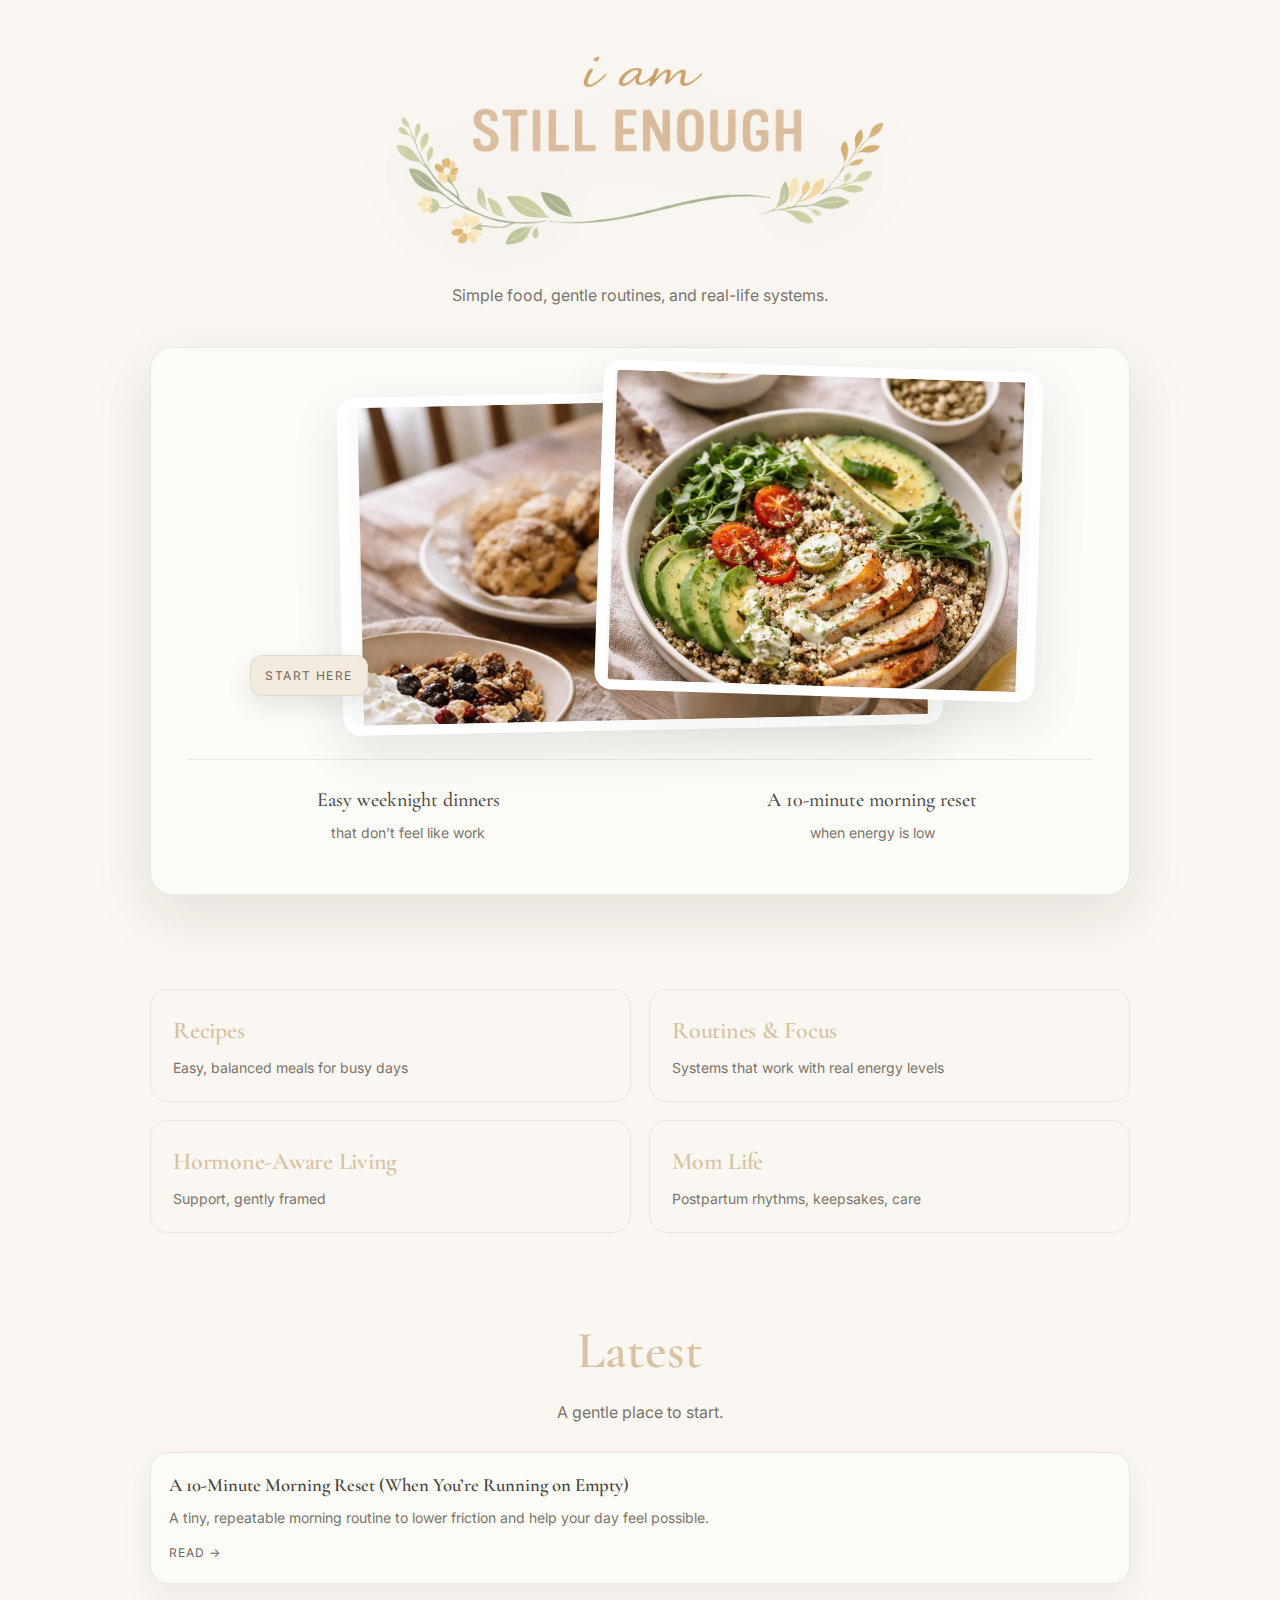
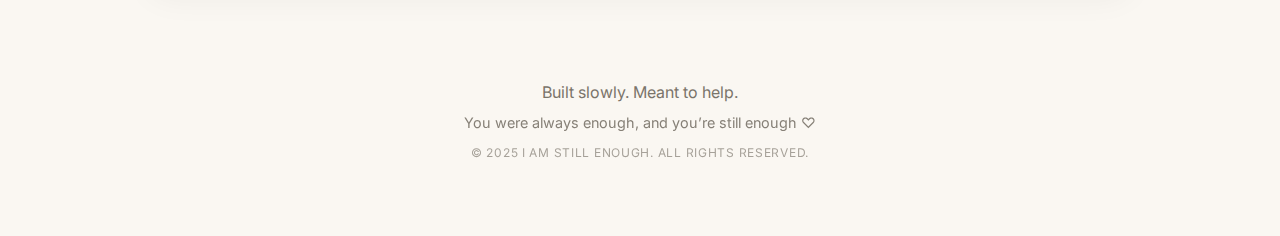
<file: index.html>
<!doctype html>
<html lang="en">
<head>
  <meta charset="utf-8" />
  <meta name="viewport" content="width=device-width,initial-scale=1" />

  <title>I am still enough</title>
  <meta name="description" content="Simple food, gentle routines, and real-life systems." />

  <!-- Canonical (GitHub Pages for now) -->
  <link rel="canonical" href="https://mpowerncd.github.io/iamstillenough/" />

  <!-- Social previews -->
  <meta property="og:site_name" content="I am still enough" />
  <meta property="og:title" content="I am still enough" />
  <meta property="og:description" content="Simple food, gentle routines, and real-life systems." />
  <meta property="og:type" content="website" />
  <meta property="og:url" content="https://mpowerncd.github.io/iamstillenough/" />
  <meta property="og:image" content="https://mpowerncd.github.io/iamstillenough/assets/images/feature-a.jpg" />

  <meta name="twitter:card" content="summary_large_image" />
  <meta name="twitter:title" content="I am still enough" />
  <meta name="twitter:description" content="Simple food, gentle routines, and real-life systems." />
  <meta name="twitter:image" content="https://mpowerncd.github.io/iamstillenough/assets/images/feature-a.jpg" />

  <link rel="stylesheet" href="styles.css" />

  <link rel="preconnect" href="https://fonts.googleapis.com">
  <link rel="preconnect" href="https://fonts.gstatic.com" crossorigin>
  <link href="https://fonts.googleapis.com/css2?family=Cormorant+Garamond:wght@500;600&family=Inter:wght@300;400;500&display=swap" rel="stylesheet">
</head>

<body>
  <a class="skip-link" href="#main">Skip to content</a>

  <header class="site-header">
    <div class="container">
      <a class="brand" href="index.html" aria-label="Home">
        <img
          src="assets/images/logo.png"
          alt="i am still enough"
          class="brand-logo"
          width="900"
          height="260"
          loading="eager"
          decoding="async"
        />
      </a>

      <p class="tagline">Simple food, gentle routines, and real-life systems.</p>
    </div>
  </header>

  <main id="main">
    <section class="feature" aria-label="Featured content">
      <div class="container">
        <div class="feature-frame">
          <div class="collage" aria-label="Featured content collage">
            <a class="card card-a" href="#start-here-section">
              <img
                src="assets/images/feature-a.jpg"
                alt="Cozy table scene"
                loading="lazy"
                decoding="async"
              />
            </a>

            <a class="card card-b" href="#start-here-section">
              <img
                src="assets/images/feature-b.jpg"
                alt="Simple nourishing meal"
                loading="lazy"
                decoding="async"
              />
            </a>

            <a class="start-here" href="#start-here-section">
              <span>START HERE</span>
            </a>
          </div>

          <div class="feature-captions">
            <a class="caption" href="recipes/index.html">
              Easy weeknight dinners<br><span>that don’t feel like work</span>
            </a>
            <a class="caption" href="routines/index.html">
              A 10-minute morning reset<br><span>when energy is low</span>
            </a>
          </div>
        </div>
      </div>
    </section>

    <section class="paths" id="start-here-section" aria-label="Browse categories">
      <div class="container">
        <div class="paths-grid">
          <a class="path" href="recipes/index.html">
            <h2>Recipes</h2>
            <p>Easy, balanced meals for busy days</p>
          </a>

          <a class="path" href="routines/index.html">
            <h2>Routines &amp; Focus</h2>
            <p>Systems that work with real energy levels</p>
          </a>

          <a class="path" href="hormone-aware/index.html">
            <h2>Hormone-Aware Living</h2>
            <p>Support, gently framed</p>
          </a>

          <a class="path" href="mom-life/index.html">
            <h2>Mom Life</h2>
            <p>Postpartum rhythms, keepsakes, care</p>
          </a>
        </div>
      </div>
    </section>

    <section class="section">
      <div class="container">
        <header class="section-header">
          <h2 class="section-title">Latest</h2>
          <p class="section-intro">A gentle place to start.</p>
        </header>

        <div id="latest-post" class="post-list"></div>
      </div>
    </section>
  </main>

  <footer class="site-footer">
    <div class="container">
      <p>
        Built slowly. Meant to help.<br>
        <span class="footer-soft">You were always enough, and you’re still enough ♡</span><br>
        <span class="footer-legal">© 2025 I Am Still Enough. All rights reserved.</span>
      </p>
    </div>
  </footer>

  <script src="assets/posts.js"></script>

  <script>
    const latestContainer = document.getElementById("latest-post");

    if (latestContainer && window.POSTS && window.POSTS.length) {
      const latest = [...window.POSTS]
        .sort((a, b) => (b.date || "").localeCompare(a.date || ""))[0];

      const card = document.createElement("a");
      card.className = "post-card";
      card.href = latest.url;

      card.innerHTML = `
        <h3>${latest.title}</h3>
        <p>${latest.description}</p>
        <span class="post-meta">Read →</span>
      `;

      latestContainer.appendChild(card);
    }
  </script>
</body>
</html>
</file>
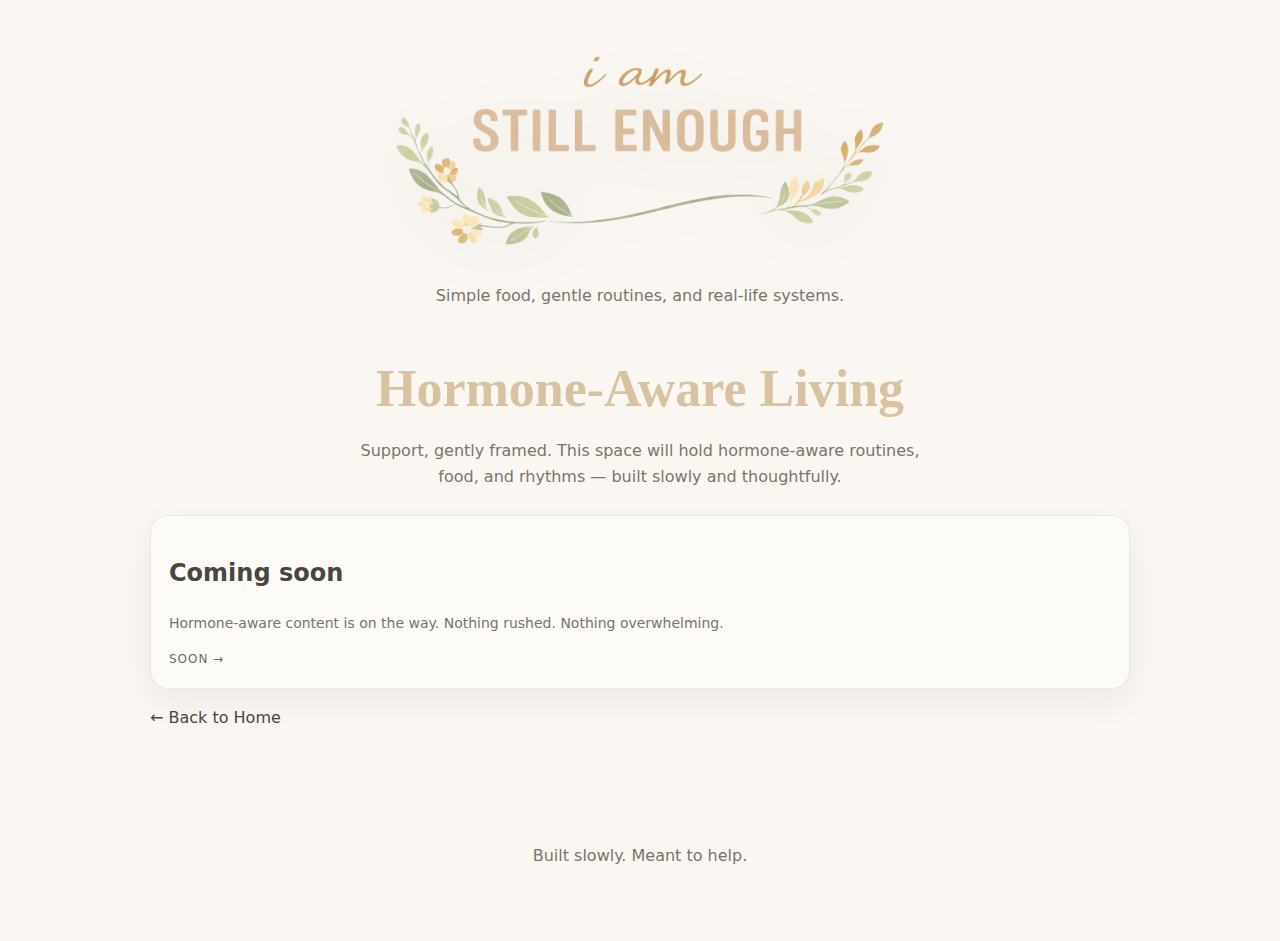
<file: hormone-aware/index.html>
<!doctype html>
<html lang="en">
<head>
  <meta charset="utf-8" />
  <meta name="viewport" content="width=device-width,initial-scale=1" />
  <title>Hormone-Aware Living | i am still enough</title>
  <meta name="description" content="Gentle, hormone-aware support framed with care and realism." />
  <link rel="stylesheet" href="../styles.css" />
</head>

<body>
  <header class="site-header">
    <div class="container">
      <a id="logo-home" href="../index.html" class="brand" aria-label="Home">
        <img src="../assets/images/logo.png" alt="i am still enough" class="brand-logo" />
      </a>
      <p class="tagline">Simple food, gentle routines, and real-life systems.</p>
    </div>
  </header>

  <main id="main">
    <section class="section">
      <div class="container">
        <header class="section-header">
          <h1 class="section-title">Hormone-Aware Living</h1>
          <p class="section-intro">
            Support, gently framed. This space will hold hormone-aware routines, food,
            and rhythms — built slowly and thoughtfully.
          </p>
        </header>

        <div class="post-list">
          <div class="post-card" style="pointer-events:none;">
            <h2>Coming soon</h2>
            <p>Hormone-aware content is on the way. Nothing rushed. Nothing overwhelming.</p>
            <span class="post-meta">Soon →</span>
          </div>
        </div>

        <p class="section-back">
          <a id="home-link" href="../index.html">← Back to Home</a>
        </p>
      </div>
    </section>
  </main>

  <footer class="site-footer">
    <div class="container">
      <p>Built slowly. Meant to help.</p>
    </div>
  </footer>

  <script src="../assets/config.js"></script>
  <script>
    const homeHref = "../" + (window.SITE && window.SITE.HOME ? window.SITE.HOME : "index.html");

    const homeLink = document.getElementById("home-link");
    if (homeLink) homeLink.href = homeHref;

    const logoHome = document.getElementById("logo-home");
    if (logoHome) logoHome.href = homeHref;
  </script>
</body>
</html>
</file>
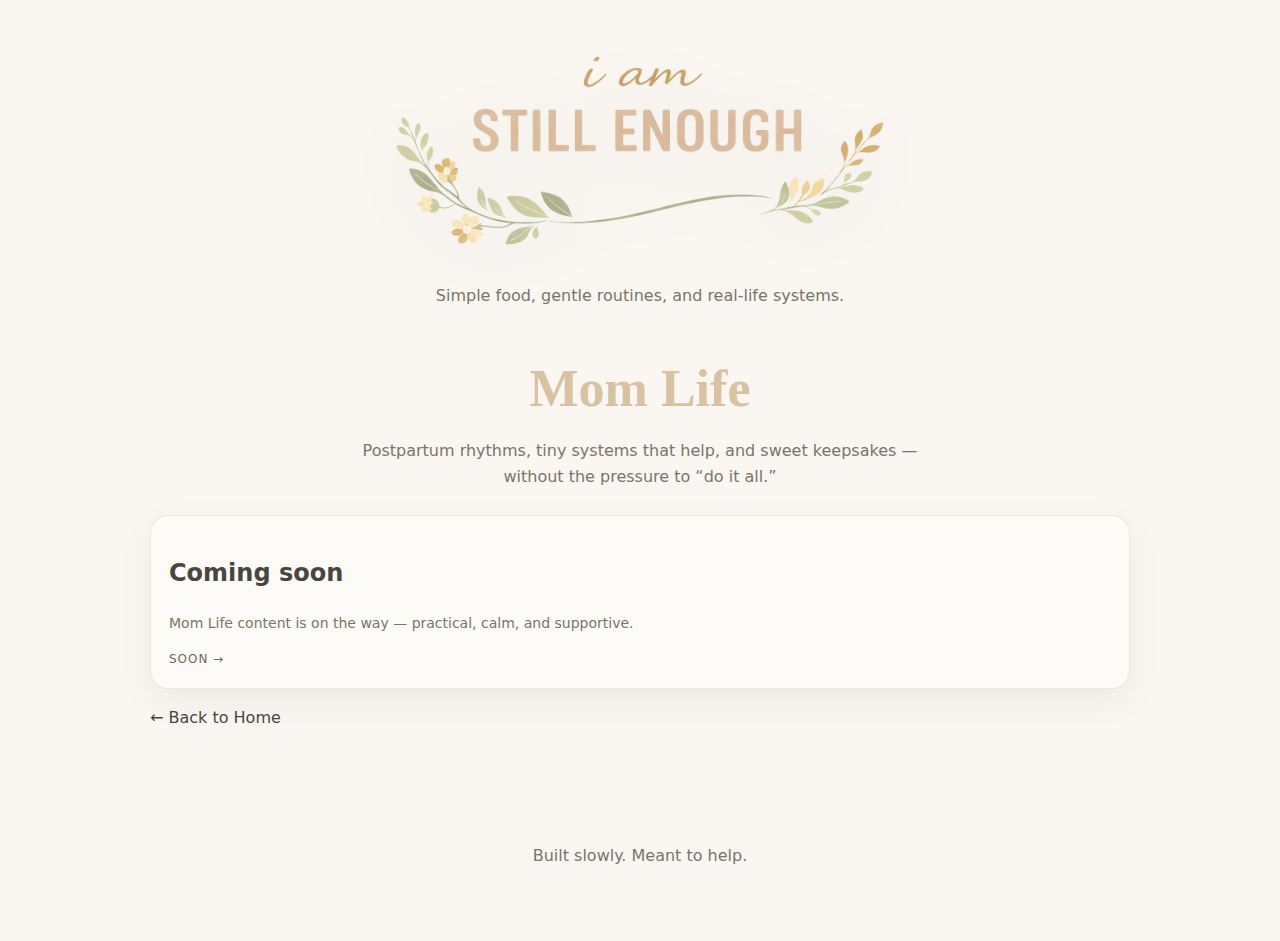
<file: mom-life/index.html>
<!doctype html>
<html lang="en">
<head>
  <meta charset="utf-8" />
  <meta name="viewport" content="width=device-width,initial-scale=1" />
  <title>Mom Life | i am still enough</title>
  <meta name="description" content="Postpartum rhythms, keepsakes, and gentle care for real life." />
  <link rel="stylesheet" href="../styles.css" />
</head>

<body>
  <header class="site-header">
    <div class="container">
      <a id="logo-home" href="../index.html" class="brand" aria-label="Home">
        <img src="../assets/images/logo.png" alt="i am still enough" class="brand-logo" />
      </a>
      <p class="tagline">Simple food, gentle routines, and real-life systems.</p>
    </div>
  </header>

  <main id="main">
    <section class="section">
      <div class="container">
        <header class="section-header">
          <h1 class="section-title">Mom Life</h1>
          <p class="section-intro">
            Postpartum rhythms, tiny systems that help, and sweet keepsakes — without the pressure to “do it all.”
          </p>
        </header>

        <div class="post-list">
          <div class="post-card" style="pointer-events:none;">
            <h2>Coming soon</h2>
            <p>Mom Life content is on the way — practical, calm, and supportive.</p>
            <span class="post-meta">Soon →</span>
          </div>
        </div>

        <p class="section-back">
          <a id="home-link" href="../index.html">← Back to Home</a>
        </p>
      </div>
    </section>
  </main>

  <footer class="site-footer">
    <div class="container">
      <p>Built slowly. Meant to help.</p>
    </div>
  </footer>

  <script src="../assets/config.js"></script>
  <script>
    const homeHref = "../" + (window.SITE && window.SITE.HOME ? window.SITE.HOME : "index.html");

    const homeLink = document.getElementById("home-link");
    if (homeLink) homeLink.href = homeHref;

    const logoHome = document.getElementById("logo-home");
    if (logoHome) logoHome.href = homeHref;
  </script>
</body>
</html>
</file>
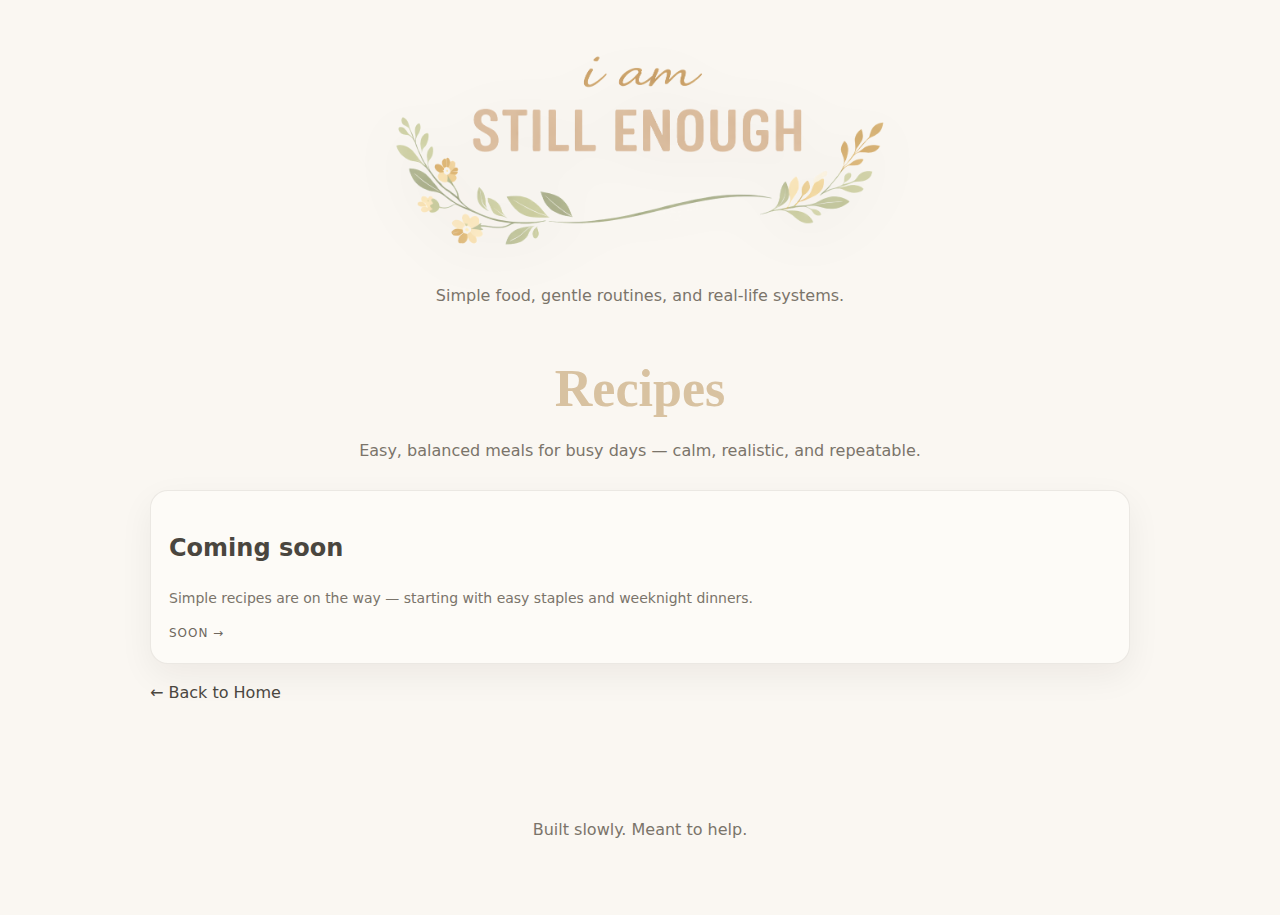
<file: recipes/index.html>
<!doctype html>
<html lang="en">
<head>
  <meta charset="utf-8" />
  <meta name="viewport" content="width=device-width,initial-scale=1" />
  <title>Recipes | i am still enough</title>
  <meta name="description" content="Easy, balanced meals for busy days — simple, calm, and realistic." />
  <link rel="stylesheet" href="../styles.css" />
</head>

<body>
  <header class="site-header">
    <div class="container">
      <a id="logo-home" href="../index.html" class="brand" aria-label="Home">
        <img src="../assets/images/logo.png" alt="i am still enough" class="brand-logo" />
      </a>
      <p class="tagline">Simple food, gentle routines, and real-life systems.</p>
    </div>
  </header>

  <main id="main">
    <section class="section">
      <div class="container">
        <header class="section-header">
          <h1 class="section-title">Recipes</h1>
          <p class="section-intro">Easy, balanced meals for busy days — calm, realistic, and repeatable.</p>
        </header>

        <div id="recipes-list" class="post-list"></div>

        <p class="section-back">
          <a id="home-link" href="../index.html">← Back to Home</a>
        </p>
      </div>
    </section>
  </main>

  <footer class="site-footer">
    <div class="container">
      <p>Built slowly. Meant to help.</p>
    </div>
  </footer>

  <script src="../assets/posts.js"></script>
  <script src="../assets/config.js"></script>

  <script>
    // Render the recipes list
    const container = document.getElementById("recipes-list");

    const recipes = (window.POSTS || [])
      .filter(p => p.section === "Recipes")
      .sort((a, b) => (b.date || "").localeCompare(a.date || ""));

    const safeLink = (url) => url.startsWith("http") ? url : "../" + url;

    if (!recipes.length) {
      container.innerHTML = `
        <div class="post-card" style="pointer-events:none;">
          <h2>Coming soon</h2>
          <p>Simple recipes are on the way — starting with easy staples and weeknight dinners.</p>
          <span class="post-meta">Soon →</span>
        </div>
      `;
    } else {
      recipes.forEach(post => {
        const card = document.createElement("a");
        card.className = "post-card";
        card.href = safeLink(post.url);

        card.innerHTML = `
          <h2>${post.title}</h2>
          <p>${post.description}</p>
          <span class="post-meta">Read →</span>
        `;

        container.appendChild(card);
      });
    }
  </script>

  <script>
    // Make logo + back link always point home correctly in local testing
    const homeHref = "../" + (window.SITE && window.SITE.HOME ? window.SITE.HOME : "index.html");

    const homeLink = document.getElementById("home-link");
    if (homeLink) homeLink.href = homeHref;

    const logoHome = document.getElementById("logo-home");
    if (logoHome) logoHome.href = homeHref;
  </script>
</body>
</html>
</file>
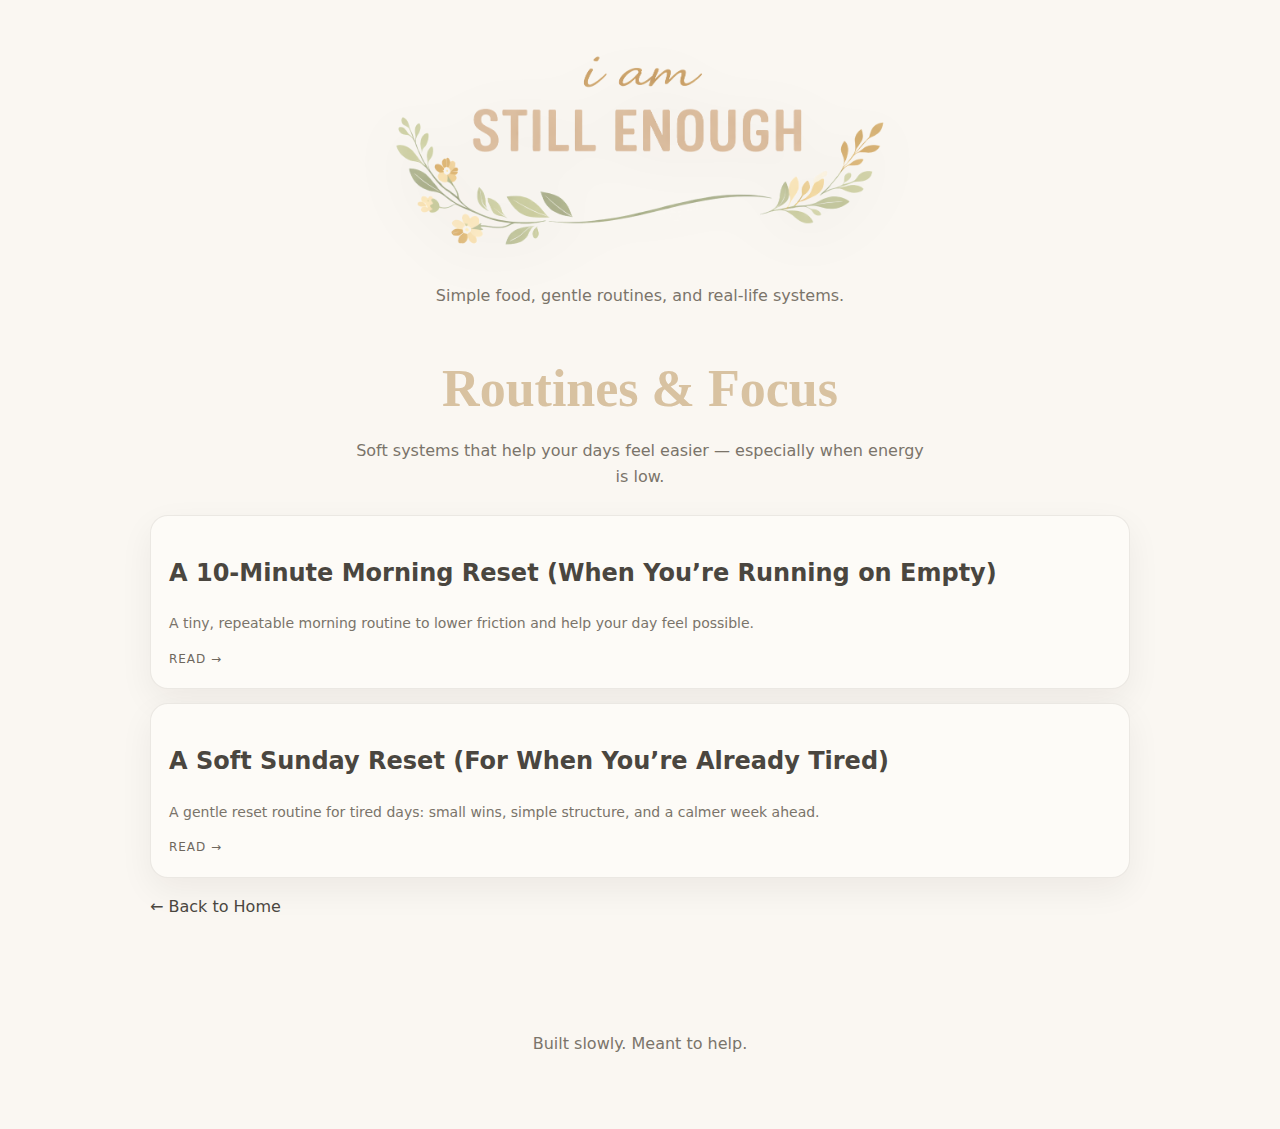
<file: routines/index.html>
<!doctype html>
<html lang="en">
<head>
  <meta charset="utf-8" />
  <meta name="viewport" content="width=device-width,initial-scale=1" />
  <title>Routines &amp; Focus | i am still enough</title>
  <meta name="description" content="Gentle routines and focus-friendly systems for real-life energy levels." />
  <link rel="stylesheet" href="../styles.css" />
</head>

<body>
  <header class="site-header">
    <div class="container">
      <a id="logo-home" href="../index.html" class="brand" aria-label="Home">
        <img src="../assets/images/logo.png" alt="i am still enough" class="brand-logo" />
      </a>
      <p class="tagline">Simple food, gentle routines, and real-life systems.</p>
    </div>
  </header>

  <main id="main">
    <section class="section">
      <div class="container">
        <header class="section-header">
          <h1 class="section-title">Routines &amp; Focus</h1>
          <p class="section-intro">Soft systems that help your days feel easier — especially when energy is low.</p>
        </header>

        <div id="routines-list" class="post-list"></div>

        <p class="section-back">
          <a id="home-link" href="../index.html">← Back to Home</a>
        </p>
      </div>
    </section>
  </main>

  <footer class="site-footer">
    <div class="container">
      <p>Built slowly. Meant to help.</p>
    </div>
  </footer>

  <script src="../assets/posts.js"></script>
  <script src="../assets/config.js"></script>

  <script>
    // Render the routines list
    const container = document.getElementById("routines-list");

    const routines = (window.POSTS || [])
      .filter(p => p.section === "Routines")
      .sort((a, b) => (b.date || "").localeCompare(a.date || ""));

    const safeLink = (url) => url.startsWith("http") ? url : "../" + url;

    routines.forEach(post => {
      const card = document.createElement("a");
      card.className = "post-card";
      card.href = safeLink(post.url);

      card.innerHTML = `
        <h2>${post.title}</h2>
        <p>${post.description}</p>
        <span class="post-meta">Read →</span>
      `;

      container.appendChild(card);
    });
  </script>

  <script>
    // Make logo + back link always point home correctly in local testing
    const homeHref = "../" + (window.SITE && window.SITE.HOME ? window.SITE.HOME : "index.html");

    const homeLink = document.getElementById("home-link");
    if (homeLink) homeLink.href = homeHref;

    const logoHome = document.getElementById("logo-home");
    if (logoHome) logoHome.href = homeHref;
  </script>
</body>
</html>
</file>
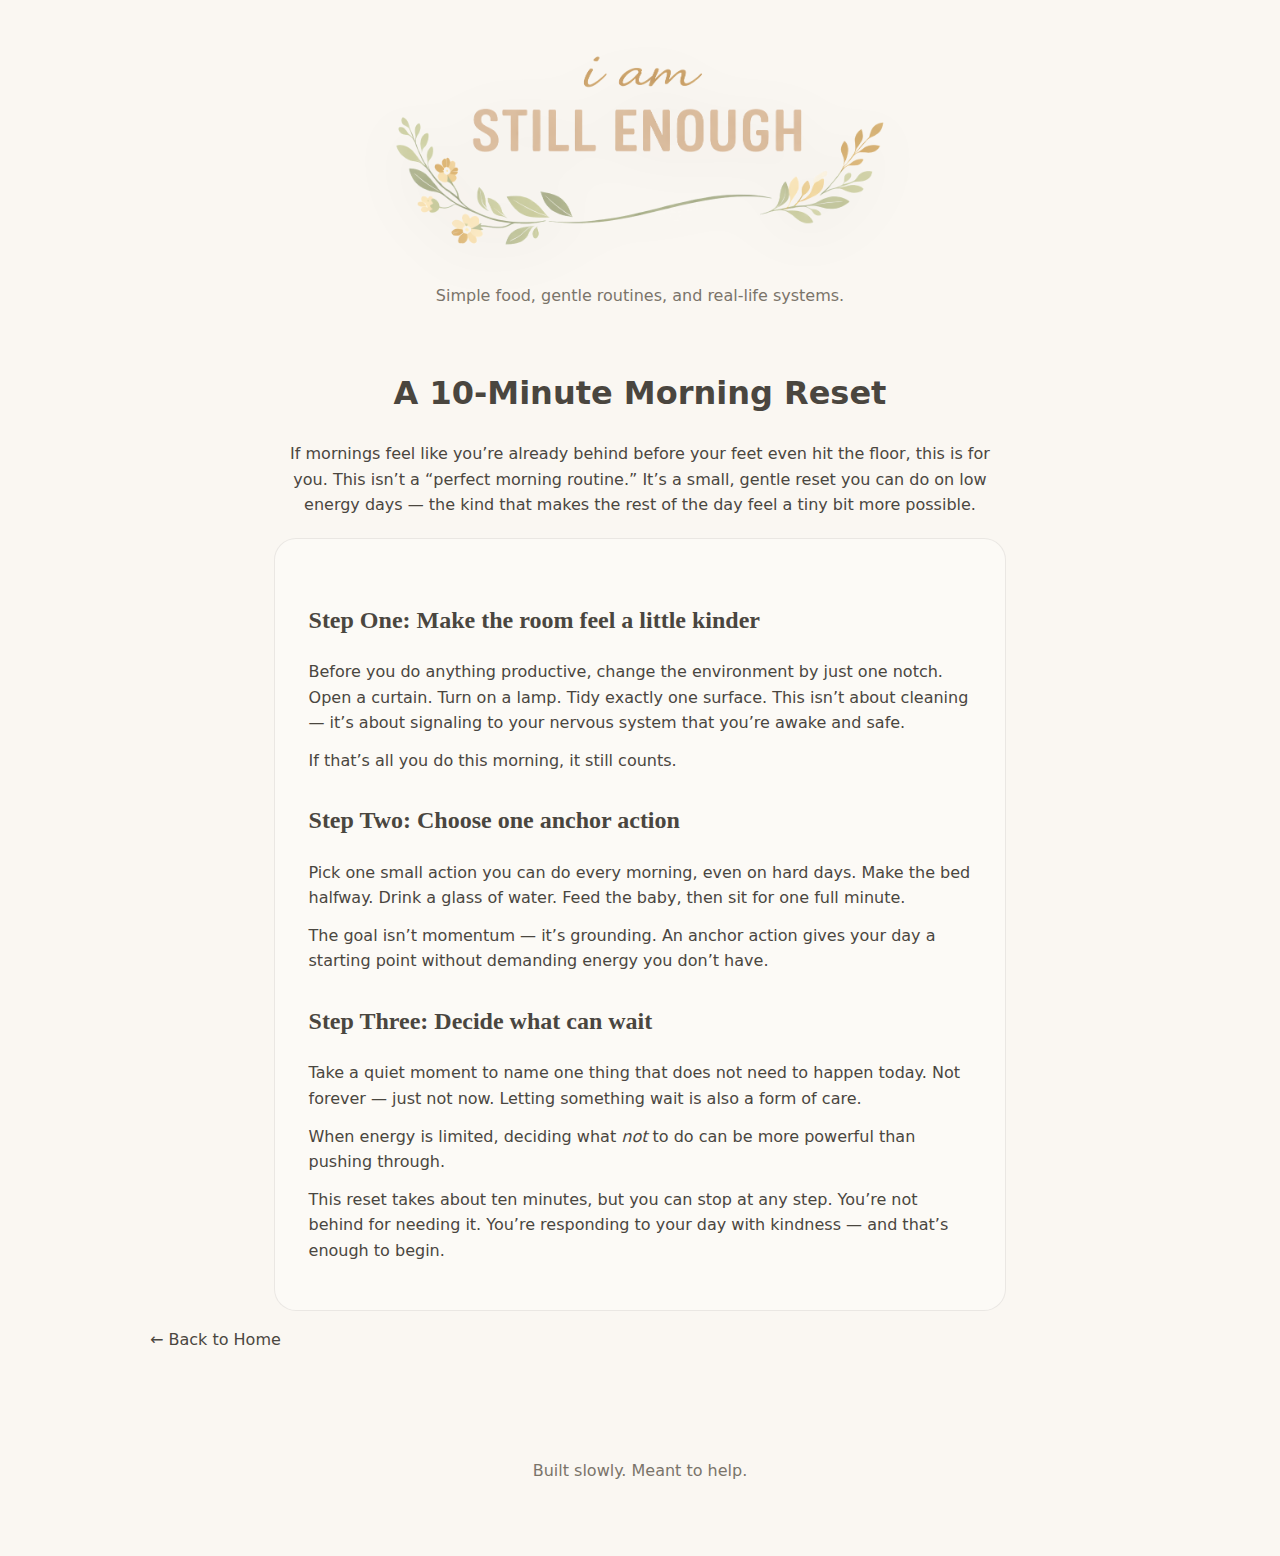
<file: routines/10-minute-morning-reset.html>
<!doctype html>
<html lang="en">
<head>
  <meta charset="utf-8" />
  <meta name="viewport" content="width=device-width,initial-scale=1" />
  <title>A 10-Minute Morning Reset | i am still enough</title>
  <meta name="description" content="A tiny, repeatable morning routine to lower friction and help your day feel possible." />
  <link rel="stylesheet" href="../styles.css" />
</head>

<body>
  <header class="site-header">
    <div class="container">
      <a id="logo-home" href="../index.html" class="brand" aria-label="Home">
        <img src="../assets/images/logo.png" alt="i am still enough" class="brand-logo" />
      </a>
      <p class="tagline">Simple food, gentle routines, and real-life systems.</p>
    </div>
  </header>

  <main id="main">
    <article class="article">
      <div class="container">
        <header class="article-header">
          <h1>A 10-Minute Morning Reset</h1>
          <p class="article-intro">
  If mornings feel like you’re already behind before your feet even hit the floor, this is for you.
  This isn’t a “perfect morning routine.” It’s a small, gentle reset you can do on low energy days
  — the kind that makes the rest of the day feel a tiny bit more possible.
</p>
        </header>

        <div class="article-content">
         <h2>Step One: Make the room feel a little kinder</h2>
<p>
  Before you do anything productive, change the environment by just one notch.
  Open a curtain. Turn on a lamp. Tidy exactly one surface. This isn’t about cleaning —
  it’s about signaling to your nervous system that you’re awake and safe.
</p>
<p>
  If that’s all you do this morning, it still counts.
</p>


         <h2>Step Two: Choose one anchor action</h2>
<p>
  Pick one small action you can do every morning, even on hard days.
  Make the bed halfway. Drink a glass of water. Feed the baby, then sit for one full minute.
</p>
<p>
  The goal isn’t momentum — it’s grounding. An anchor action gives your day a starting point
  without demanding energy you don’t have.
</p>

          <h2>Step Three: Decide what can wait</h2>
<p>
  Take a quiet moment to name one thing that does not need to happen today.
  Not forever — just not now. Letting something wait is also a form of care.
</p>
<p>
  When energy is limited, deciding what <em>not</em> to do can be more powerful than pushing through.
</p>

<p>
  This reset takes about ten minutes, but you can stop at any step.
  You’re not behind for needing it. You’re responding to your day with kindness —
  and that’s enough to begin.
</p>

        </div>

        <p class="section-back">
          <a id="home-link" href="../index.html">← Back to Home</a>
        </p>
      </div>
    </article>
  </main>

  <footer class="site-footer">
    <div class="container">
      <p>Built slowly. Meant to help.</p>
    </div>
  </footer>

  <script src="../assets/config.js"></script>
  <script>
    const homeHref = "../" + (window.SITE && window.SITE.HOME ? window.SITE.HOME : "index.html");

    const homeLink = document.getElementById("home-link");
    if (homeLink) homeLink.href = homeHref;

    const logoHome = document.getElementById("logo-home");
    if (logoHome) logoHome.href = homeHref;
  </script>
</body>
</html>
</file>
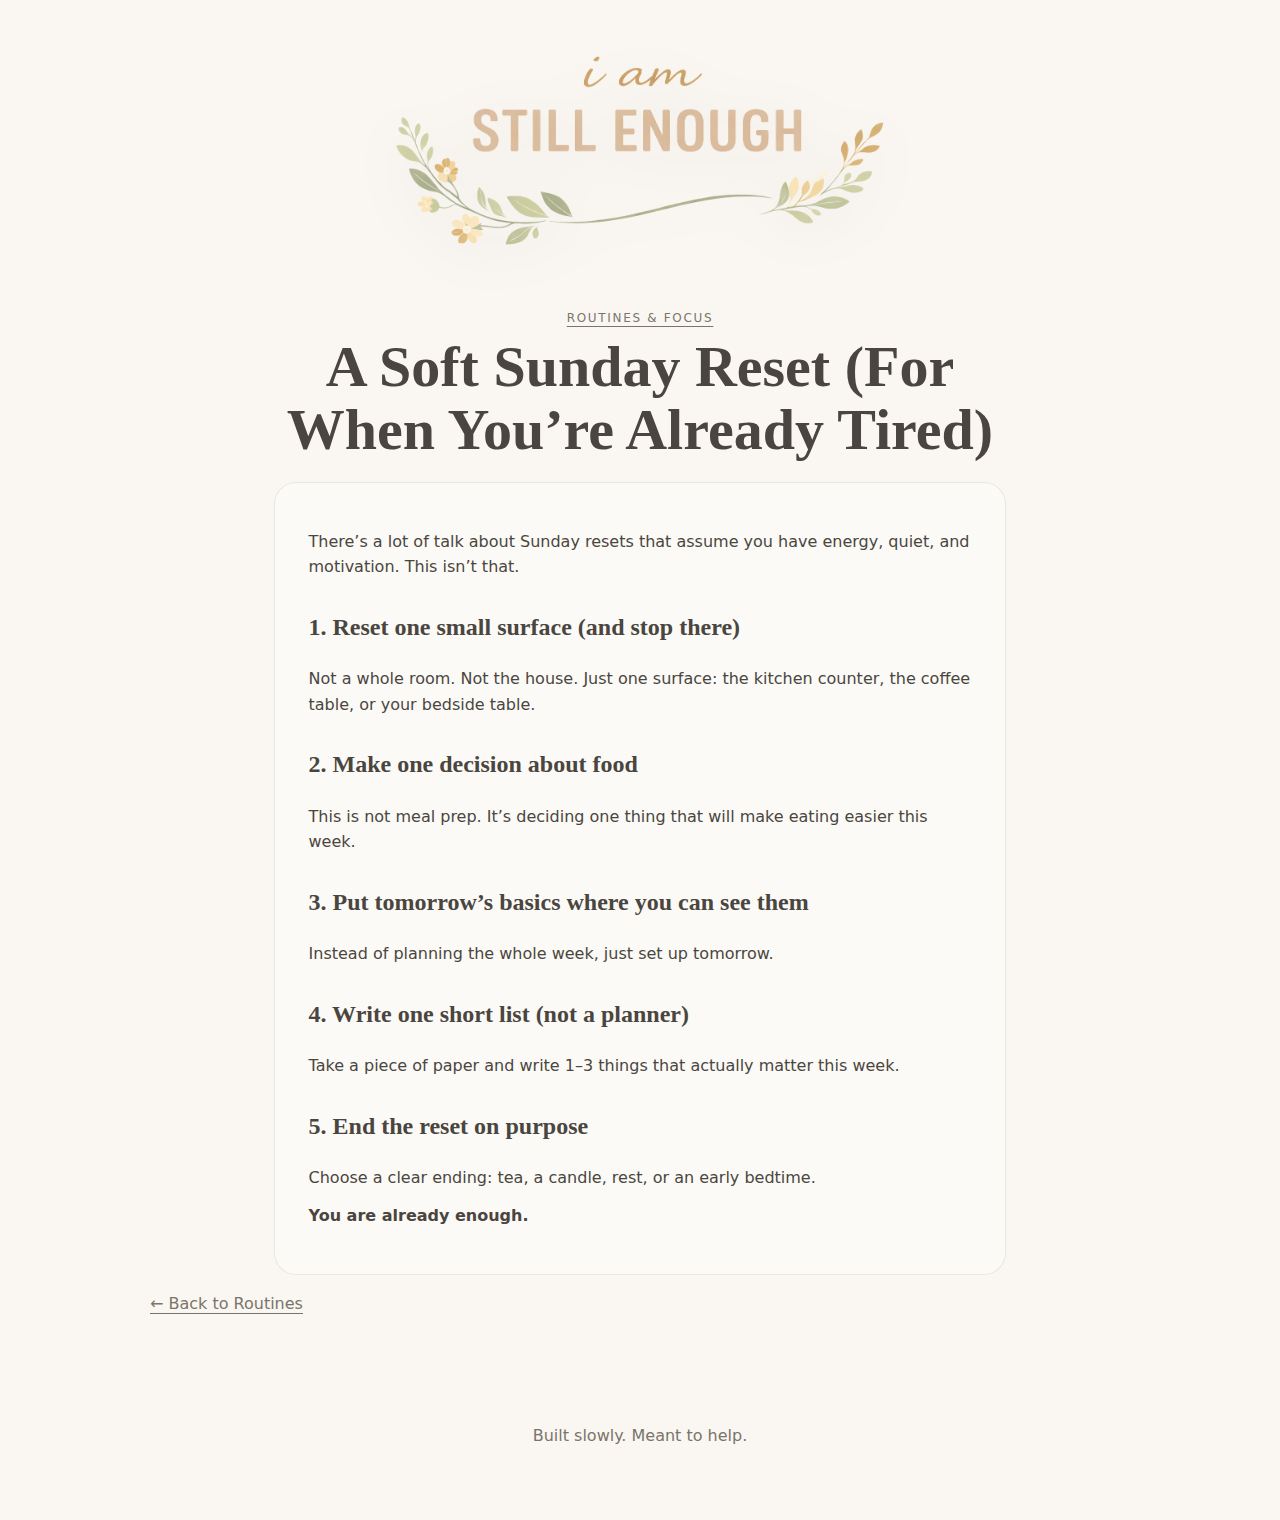
<file: routines/soft-sunday-reset.html>
<!doctype html>
<html lang="en">
<head>
  <meta charset="utf-8" />
  <meta name="viewport" content="width=device-width,initial-scale=1" />
  <title>A Soft Sunday Reset (For When You’re Already Tired) | i am still enough</title>
  <meta name="description" content="A gentle Sunday reset for low-energy days — small steps that make the week feel easier." />
  <link rel="stylesheet" href="../styles.css" />
</head>

<body>
  <header class="site-header">
    <div class="container">
      <a href="/" class="brand" aria-label="Home">
        <img src="../assets/images/logo.png" alt="i am still enough" class="brand-logo" />
      </a>
    </div>
  </header>

  <main id="main">
    <article class="article">
      <div class="container">
        <header class="article-header">
          <p class="article-eyebrow"><a href="./">Routines &amp; Focus</a></p>
          <h1 class="article-title">A Soft Sunday Reset (For When You’re Already Tired)</h1>
        </header>

        <div class="article-content">
          <!-- Paste your article here -->

          <p>There’s a lot of talk about Sunday resets that assume you have energy, quiet, and motivation. This isn’t that.</p>

          <h2>1. Reset one small surface (and stop there)</h2>
          <p>Not a whole room. Not the house. Just one surface: the kitchen counter, the coffee table, or your bedside table.</p>

          <h2>2. Make one decision about food</h2>
          <p>This is not meal prep. It’s deciding one thing that will make eating easier this week.</p>

          <h2>3. Put tomorrow’s basics where you can see them</h2>
          <p>Instead of planning the whole week, just set up tomorrow.</p>

          <h2>4. Write one short list (not a planner)</h2>
          <p>Take a piece of paper and write 1–3 things that actually matter this week.</p>

          <h2>5. End the reset on purpose</h2>
          <p>Choose a clear ending: tea, a candle, rest, or an early bedtime.</p>

          <p><strong>You are already enough.</strong></p>
        </div>

        <footer class="article-footer">
          <p class="article-back"><a href="./">← Back to Routines</a></p>
        </footer>
      </div>
    </article>
  </main>

  <footer class="site-footer">
    <div class="container">
      <p>Built slowly. Meant to help.</p>
    </div>
  </footer>
</body>
</html>
</file>
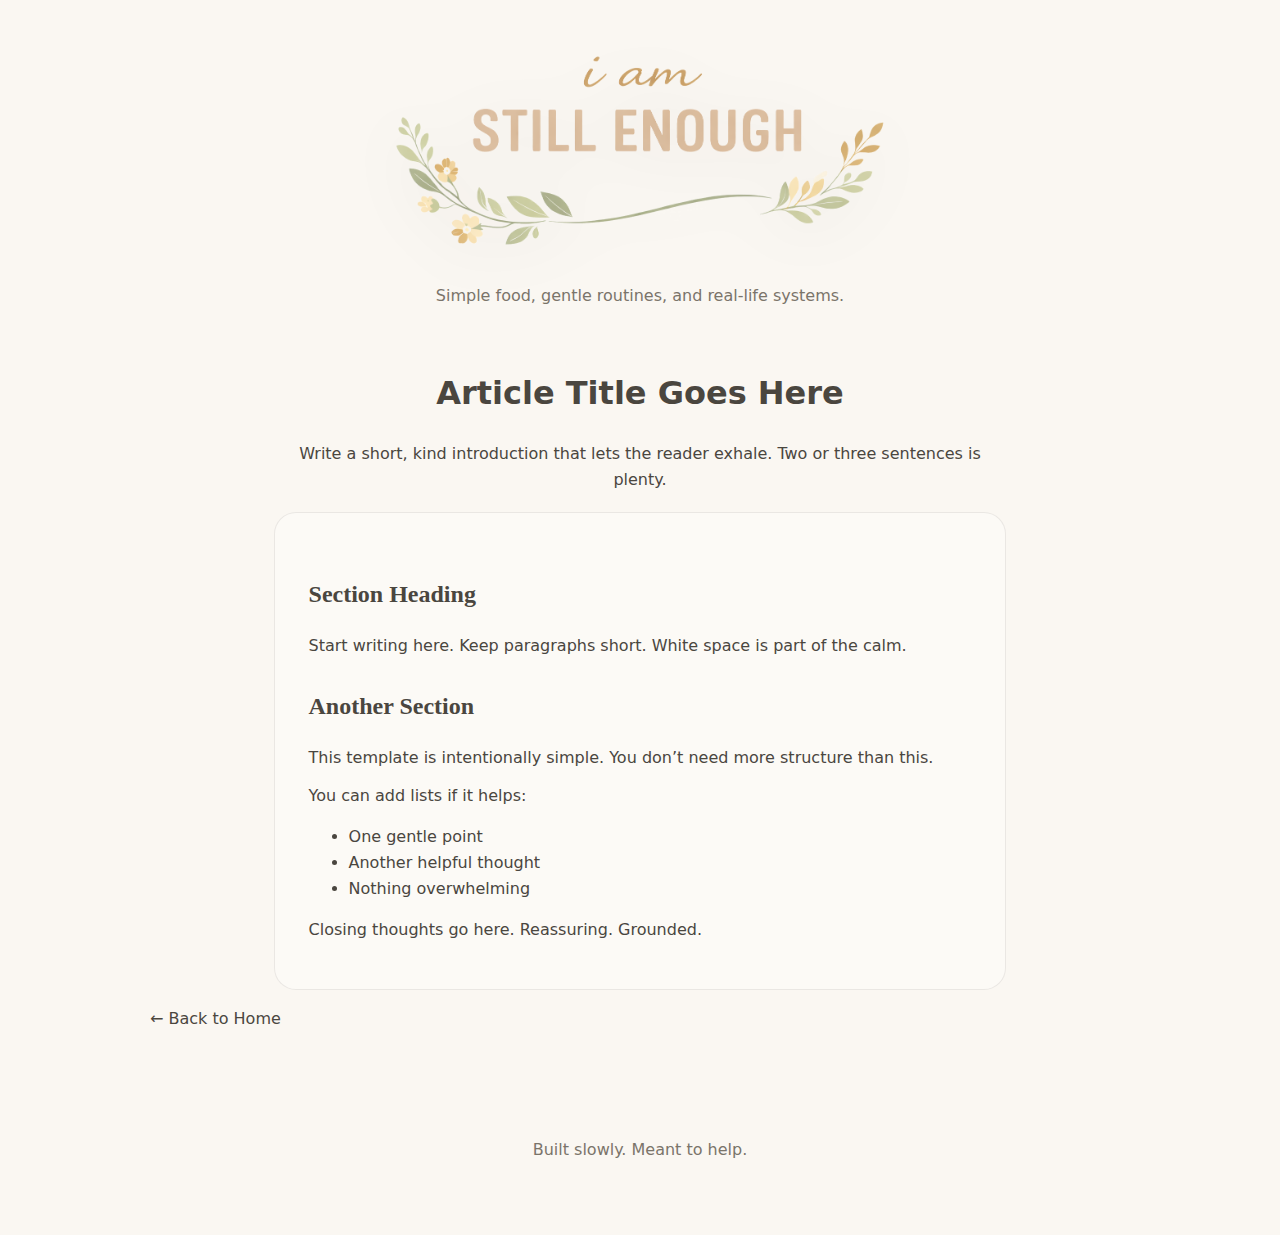
<file: templates/article.html>
<!doctype html>
<html lang="en">
<head>
  <meta charset="utf-8" />
  <meta name="viewport" content="width=device-width,initial-scale=1" />

  <!-- CHANGE THESE FOR EACH POST -->
  <title>Article Title | i am still enough</title>
  <meta name="description" content="One-sentence description for this article." />

  <link rel="stylesheet" href="../styles.css" />
</head>

<body>
  <header class="site-header">
    <div class="container">
      <a id="logo-home" href="../index.html" class="brand" aria-label="Home">
        <img
          src="../assets/images/logo.png"
          alt="i am still enough"
          class="brand-logo"
        />
      </a>
      <p class="tagline">Simple food, gentle routines, and real-life systems.</p>
    </div>
  </header>

  <main id="main">
    <article class="article">
      <div class="container">

        <!-- ARTICLE HEADER -->
        <header class="article-header">
          <h1>Article Title Goes Here</h1>
          <p class="article-intro">
            Write a short, kind introduction that lets the reader exhale.
            Two or three sentences is plenty.
          </p>
        </header>

        <!-- ARTICLE CONTENT -->
        <div class="article-content">
          <h2>Section Heading</h2>
          <p>
            Start writing here. Keep paragraphs short.
            White space is part of the calm.
          </p>

          <h2>Another Section</h2>
          <p>
            This template is intentionally simple.
            You don’t need more structure than this.
          </p>

          <p>
            You can add lists if it helps:
          </p>

          <ul>
            <li>One gentle point</li>
            <li>Another helpful thought</li>
            <li>Nothing overwhelming</li>
          </ul>

          <p>
            Closing thoughts go here. Reassuring. Grounded.
          </p>
        </div>

        <!-- BACK LINK -->
        <p class="section-back">
          <a id="home-link" href="../index.html">← Back to Home</a>
        </p>

      </div>
    </article>
  </main>

  <footer class="site-footer">
    <div class="container">
      <p>Built slowly. Meant to help.</p>
    </div>
  </footer>

  <script src="../assets/config.js"></script>
  <script>
    // Keep home links working in local testing
    const homeHref = "../" + (window.SITE && window.SITE.HOME ? window.SITE.HOME : "index.html");

    const homeLink = document.getElementById("home-link");
    if (homeLink) homeLink.href = homeHref;

    const logoHome = document.getElementById("logo-home");
    if (logoHome) logoHome.href = homeHref;
  </script>
</body>
</html>
</file>
<file: styles.css>
/* ================= ACCESSIBILITY ================= */

.skip-link{
  position: absolute;
  left: -999px;
  top: 12px;
  background: #fff;
  border: 1px solid rgba(0,0,0,.12);
  padding: 10px 12px;
  border-radius: 12px;
  z-index: 9999;
}
.skip-link:focus{
  left: 12px;
}

/* ================= ROOT ================= */

:root{
  --bg: #FAF7F2;
  --paper: #FDFBF7;
  --text: #4A463F;
  --muted: #7A746A;

  --beige: #D8C2A1;
  --sage:  #A8B7A2;
  --gold:  #C9AD7A;

  --radius: 18px;
  --shadow: 0 20px 60px rgba(30, 25, 20, 0.10);
  --hairline: rgba(74, 70, 63, 0.10);
}

*{ box-sizing: border-box; }
html, body{ height: 100%; }

body{
  margin: 0;
  background: var(--bg);
  color: var(--text);
  font-family: Inter, system-ui, -apple-system, Segoe UI, Roboto, Arial, sans-serif;
  line-height: 1.6;
}

a{ color: inherit; text-decoration: none; }
a:focus-visible{
  outline: 2px solid var(--sage);
  outline-offset: 3px;
  border-radius: 10px;
}

.container{
  width: min(980px, calc(100% - 48px));
  margin: 0 auto;
}

/* ================= HEADER ================= */

.site-header{
  padding: 40px 0 16px;
  text-align: center;
}

.brand{
  display: flex;
  justify-content: center;
}

/* Transparent logo styling (soft lift) */
.brand-logo{
  display: block;
  width: min(520px, 86vw);
  height: auto;
  margin: 0 auto 10px;
  filter: drop-shadow(0 10px 28px rgba(30, 25, 20, 0.06));
}

.tagline{
  margin: 12px auto 0;
  max-width: 52ch;
  color: var(--muted);
  font-size: 16px;
}

/* ================= FEATURE (HOMEPAGE COLLAGE) ================= */

.feature{
  padding: 22px 0 54px;
}

.feature-frame{
  background: var(--paper);
  border: 1px solid var(--hairline);
  border-radius: 22px;
  box-shadow: var(--shadow);
  padding: clamp(18px, 4vw, 36px);
}

.collage{
  position: relative;
  display: grid;
  place-items: center;
  padding: 8px 0 18px;
  min-height: 340px;
  overflow: visible;
}

.card{
  display: block;
  border-radius: var(--radius);
  overflow: hidden;
  background: #fff;
  border: 10px solid rgba(255,255,255,0.92);
  box-shadow: 0 18px 50px rgba(30, 25, 20, 0.10);
}

.card img{
  display: block;
  width: 100%;
  height: 100%;
  object-fit: cover;
  filter: saturate(0.96) contrast(0.98);
}

.card-a{
  width: min(600px, 90%);
  aspect-ratio: 16 / 9;
  transform: rotate(-1.2deg);
  z-index: 1;
}

.card-b{
  position: absolute;
  width: min(440px, 70%);
  aspect-ratio: 4 / 3;
  right: 6%;
  bottom: 14%;
  transform: rotate(1.8deg);
  z-index: 2;
}

/* START HERE pill sits above images */
.start-here{
  position: absolute;
  left: 7%;
  bottom: 14%;
  background: #F3EBDD;
  color: #6E675D;
  border: 1px solid rgba(110,103,93,0.12);
  border-radius: 12px;
  padding: 10px 14px;
  font-size: 12px;
  letter-spacing: 0.12em;
  text-transform: uppercase;
  box-shadow: 0 10px 24px rgba(30, 25, 20, 0.10);
  z-index: 10;
}

.start-here:hover{
  transform: translateY(-1px);
}

/* ================= CAPTIONS ================= */

.feature-captions{
  display: grid;
  grid-template-columns: 1fr 1fr;
  gap: 22px;
  text-align: center;
  padding-top: 14px;
  margin-top: 12px;
  border-top: 1px solid var(--hairline);
}

.caption{
  font-family: "Cormorant Garamond", serif;
  font-weight: 500;
  font-size: 20px;
  color: var(--text);
  padding: 10px 8px;
}

.caption span{
  font-family: Inter, sans-serif;
  font-size: 14px;
  color: var(--muted);
  font-weight: 400;
}

/* ================= PATHS ================= */

.paths{
  padding: 40px 0 54px;
}

.paths-grid{
  display: grid;
  grid-template-columns: repeat(2, minmax(0, 1fr));
  gap: 18px;
}

.path{
  border: 1px solid var(--hairline);
  border-radius: 18px;
  padding: 22px;
  transition: transform .15s ease, background .15s ease, border-color .15s ease;
}

.path:hover{
  transform: translateY(-2px);
  background: rgba(255,255,255,0.35);
  border-color: rgba(168,183,162,0.35);
}

.path h2{
  margin: 0 0 6px;
  font-family: "Cormorant Garamond", serif;
  font-weight: 600;
  color: var(--beige);
  letter-spacing: -0.01em;
}

.path p{
  margin: 0;
  color: var(--muted);
  font-size: 14px;
}

/* ================= SECTIONS & POSTS ================= */

.section{ padding: 22px 0 70px; }
.section-header{ text-align: center; margin-bottom: 26px; }

.section-title{
  font-family: "Cormorant Garamond", serif;
  font-weight: 600;
  font-size: clamp(34px, 4.4vw, 52px);
  color: var(--beige);
  margin: 0 0 8px;
}

.section-intro{
  margin: 0 auto;
  max-width: 56ch;
  color: var(--muted);
}

.post-list{ display: grid; gap: 14px; margin-top: 26px; }

.post-card{
  display: block;
  background: var(--paper);
  border: 1px solid var(--hairline);
  border-radius: 18px;
  padding: 18px;
  box-shadow: 0 12px 34px rgba(30,25,20,0.06);
  transition: transform .15s ease, border-color .15s ease;
}

.post-card:hover{
  transform: translateY(-2px);
  border-color: rgba(168,183,162,0.45);
}

.post-card h3{
  margin: 0 0 6px;
  font-family: "Cormorant Garamond", serif;
  font-weight: 600;
  color: var(--text);
}

.post-card p{
  margin: 0 0 10px;
  color: var(--muted);
  font-size: 14px;
}

.post-meta{
  font-size: 12px;
  letter-spacing: 0.08em;
  text-transform: uppercase;
  color: #6E675D;
}

/* ================= ARTICLE ================= */

.article{
  padding: 22px 0 4rem;
}

.article-header{
  text-align: center;
  margin: 0 auto 20px;
  max-width: 70ch;
}

.article-eyebrow{
  margin: 0 0 8px;
  font-size: 12px;
  letter-spacing: 0.14em;
  text-transform: uppercase;
  color: var(--muted);
}

.article-eyebrow a{
  text-decoration: underline;
  text-underline-offset: 4px;
}

.article-title{
  margin: 0;
  font-family: "Cormorant Garamond", serif;
  font-weight: 600;
  font-size: clamp(34px, 4.6vw, 58px);
  color: var(--text);
  line-height: 1.08;
}

.article-content{
  max-width: 72ch;
  margin: 0 auto;
  background: rgba(255,255,255,0.35);
  border: 1px solid var(--hairline);
  border-radius: 22px;
  padding: clamp(18px, 3.4vw, 34px);
}

.article-content h2{
  margin-top: 28px;
  font-family: "Cormorant Garamond", serif;
  font-weight: 600;
}

.article-content p{
  margin: 12px 0;
}

.article-back a{
  text-decoration: underline;
  text-underline-offset: 4px;
  color: var(--muted);
}

/* ================= RECIPE HERO IMAGE (THUMBNAIL) ================= */

.recipe-hero{
  margin: 18px 0 24px;
  border-radius: 16px;
  overflow: hidden;
}

.recipe-hero img{
  width: 100%;
  height: auto;
  display: block;
  border-radius: 16px;
}

/* ================= FOOTER ================= */

.site-footer{
  padding: 26px 0 72px;
  text-align: center;
  color: var(--muted);
}

.site-footer p{
  margin: 0;
}

.footer-soft{
  display: inline-block;
  margin-top: 0.35rem;
  font-size: 0.9em;
  opacity: 0.9;
}

.footer-legal{
  display: inline-block;
  margin-top: 0.45rem;
  font-size: 12px;
  letter-spacing: 0.06em;
  text-transform: uppercase;
  opacity: 0.65;
}

/* ================= MOBILE ================= */

@media (max-width: 720px){
  .site-header{
    padding-top: 34px;
  }

  .brand-logo{
    width: min(520px, 92vw);
    margin-bottom: 8px;
  }

  .collage{
    min-height: 420px;
  }

  .card-a{
    width: 100%;
  }

  .card-b{
    right: 2%;
    bottom: 2%;
    width: 82%;
    transform: rotate(0.6deg);
  }

  .start-here{
    left: 4%;
    bottom: 28%;
  }

  .feature-captions{
    grid-template-columns: 1fr;
    gap: 6px;
  }

  .paths-grid{
    grid-template-columns: 1fr;
  }
}
</file>
